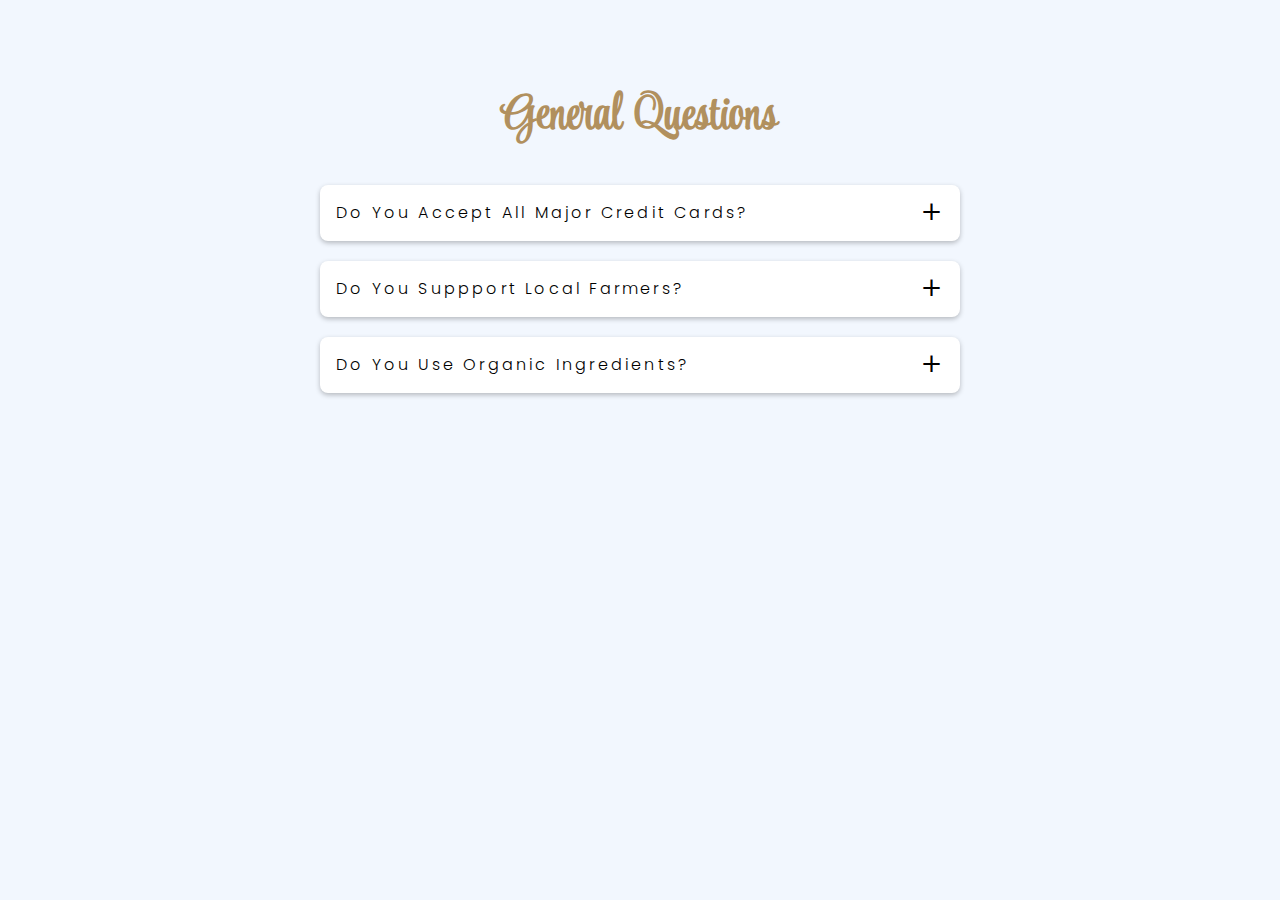
<file: Accordion/index.html>
<!DOCTYPE html>
<html lang="en">

<head>
    <meta charset="UTF-8">
    <meta name="viewport" content="width=device-width, initial-scale=1.0">
    <title>Accordion</title>
    <link rel="stylesheet" href="style.css">
    <script src="app.js" defer></script>
</head>

<body>
    <h1>General Questions</h1>
    <div class="accordion">
        <div class="accordion-item">
            <div class="accordion-item-header">
                Do You Accept All Major Credit Cards?
            </div>
            <div class="accordion-item-body">
                <div class="accordion-item-content">
                    Lorem ipsum dolor sit amet consectetur, adipisicing elit. Reiciendis inventore quam beatae suscipit
                    adipisci totam, laborum dolor incidunt consequuntur amet minima blanditiis nobis non corrupti aut
                    dolorum, aliquam corporis velit enim temporibus. Nemo totam tempora ipsam quaerat iusto consequatur
                    vero, asperiores ducimus quos impedit? Adipisci inventore perspiciatis quasi ipsa nobis?
                </div>
            </div>
        </div>
        <div class="accordion-item">
            <div class="accordion-item-header">
                Do You Suppport Local Farmers?
            </div>
            <div class="accordion-item-body">
                <div class="accordion-item-content">
                    Lorem ipsum dolor sit amet consectetur, adipisicing elit. Reiciendis inventore quam beatae suscipit
                    adipisci totam, laborum dolor incidunt consequuntur amet minima blanditiis nobis non corrupti aut
                    dolorum, aliquam corporis velit enim temporibus. Nemo totam tempora ipsam quaerat iusto consequatur
                    vero, asperiores ducimus quos impedit? Adipisci inventore perspiciatis quasi ipsa nobis?
                </div>
            </div>
        </div>
        <div class="accordion-item">
            <div class="accordion-item-header">
                Do You Use Organic Ingredients?
            </div>
            <div class="accordion-item-body">
                <div class="accordion-item-content">
                    Lorem ipsum dolor sit amet consectetur, adipisicing elit. Reiciendis inventore quam beatae suscipit
                    adipisci totam, laborum dolor incidunt consequuntur amet minima blanditiis nobis non corrupti aut
                    dolorum, aliquam corporis velit enim temporibus. Nemo totam tempora ipsam quaerat iusto consequatur
                    vero, asperiores ducimus quos impedit? Adipisci inventore perspiciatis quasi ipsa nobis?
                </div>
            </div>
        </div>
    </div>
</body>

</html>
</file>
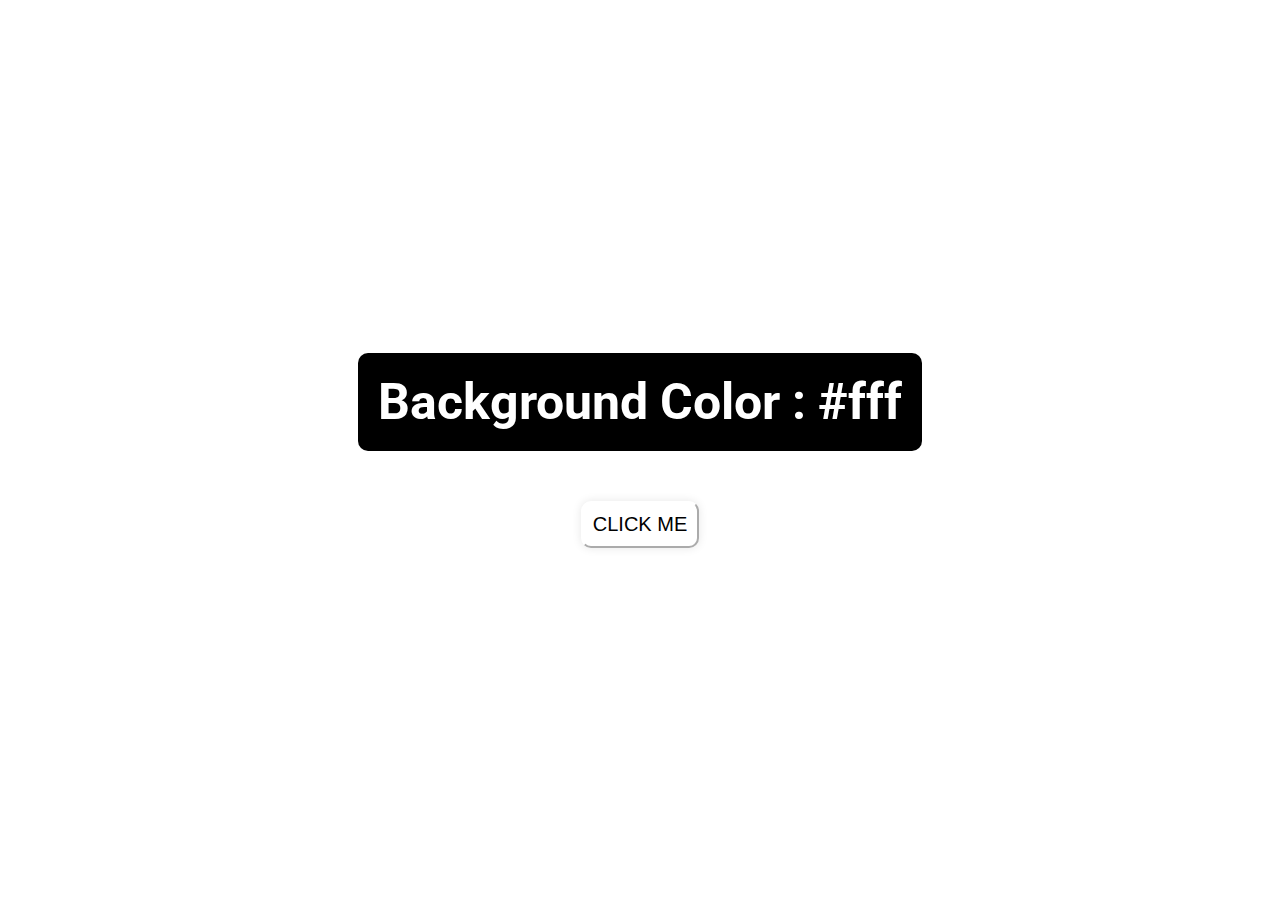
<file: Colour-Flipper/index.html>
<!DOCTYPE html>
<html lang="en">
<head>
    <meta charset="UTF-8">
    <meta name="viewport" content="width=device-width, initial-scale=1.0">
    <title>Color Flipper</title>
    <link rel="stylesheet" href="style.css">
</head>
<body>
    <div class="main">
        <div class="container">
            <h2>Background Color : <span class="color">#fff</span></h2>
            <button id="btn" onclick="colorFlipper()">Click Me</button>
        </div>
    </div>

    <script src="app.js"></script>
</body>
</html>
</file>
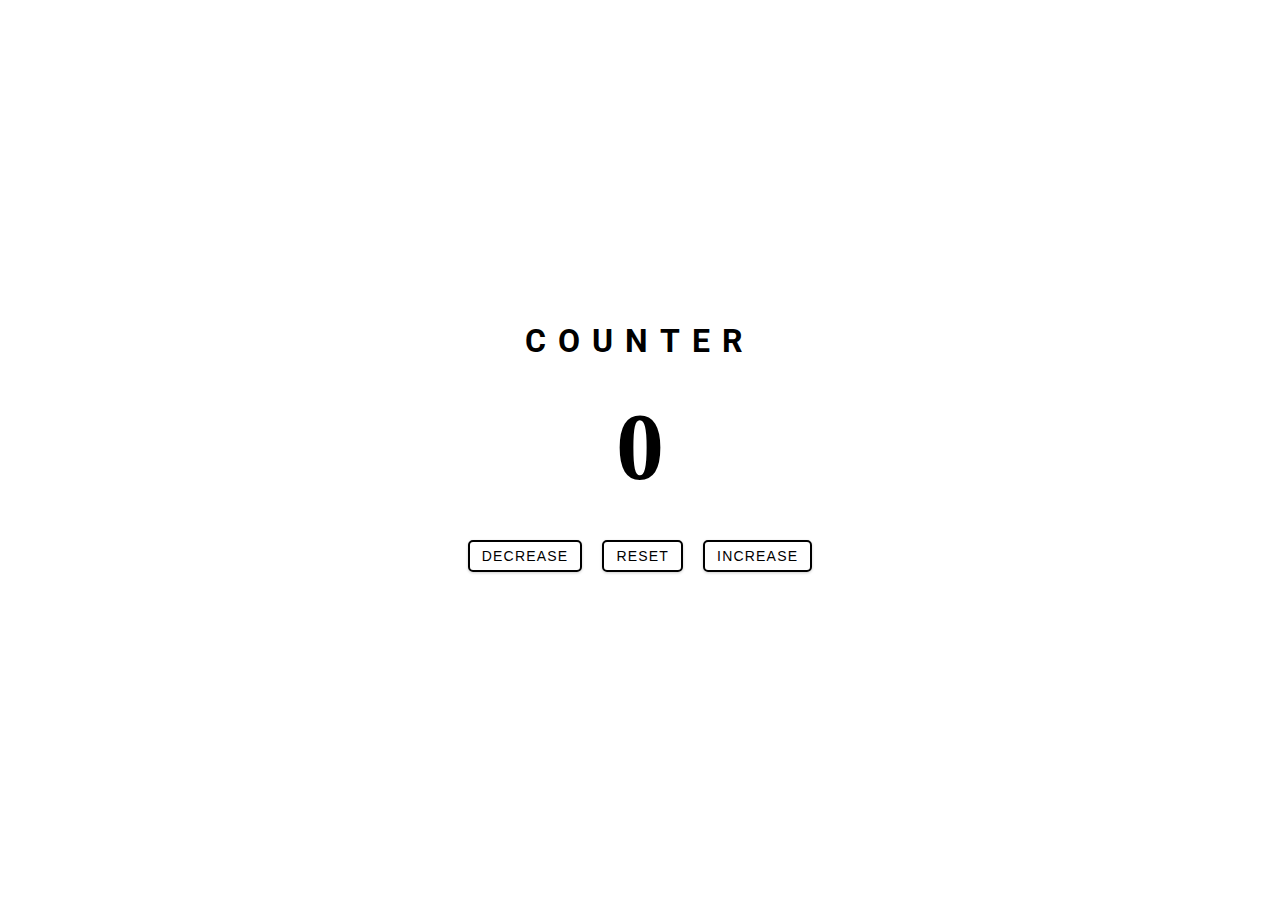
<file: Counter/index.html>
<!DOCTYPE html>
<html lang="en">
<head>
    <meta charset="UTF-8">
    <meta name="viewport" content="width=device-width, initial-scale=1.0">
    <title>Counter</title>
    <link rel="stylesheet" href="style.css">
</head>
<body>
<div class="main">
    <div class="container">
        <h1>counter</h1>
        <span id="value">0</span>
        <div class="button-container">
            <button class="btn decrease" onclick="decrement()">decrease</button>
            <button class="btn reset" onclick="resetValue()">reset</button>
            <button class="btn increase" onclick="increment()">increase</button>
        </div>
    </div>
</div>

<script src="app.js"></script>
</body>
</html>
</file>
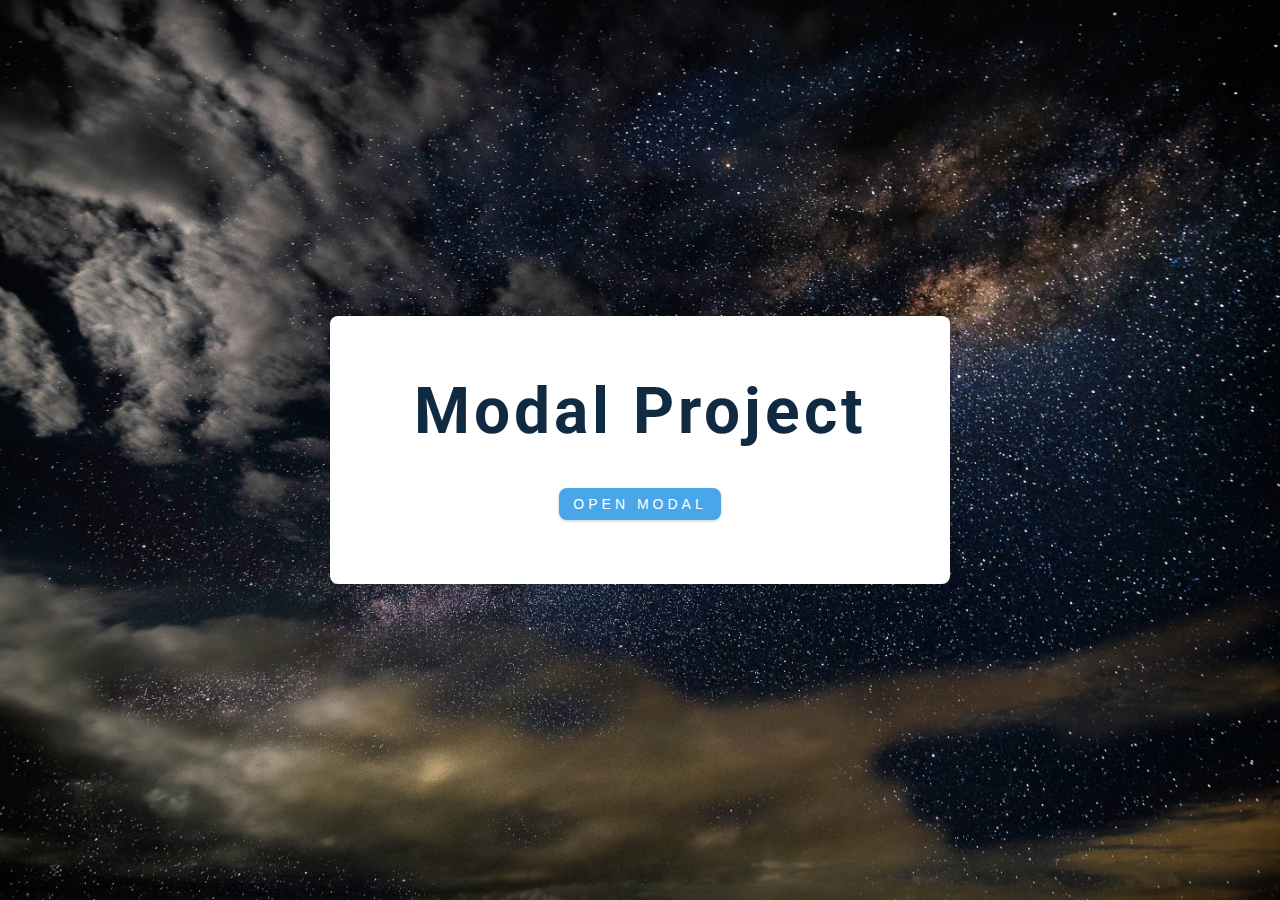
<file: Modal/index.html>
<!DOCTYPE html>
<html lang="en">

<head>
    <meta charset="UTF-8">
    <meta name="viewport" content="width=device-width, initial-scale=1.0">
    <title>Modal</title>
    <link rel="stylesheet" href="https://cdnjs.cloudflare.com/ajax/libs/font-awesome/5.14.0/css/all.min.css" />
    <link rel="stylesheet" href="style.css">
    <script src="app.js" defer></script>
</head>

<body>
    <header class="hero">
        <div class="banner">
            <h1>Modal Project</h1>
            <button class="btn modal-btn">
                open modal
            </button>
        </div>
    </header>

    <div class="modal-overlay">
        <div class="modal-container">
            <h4>Everybody should learn to program a computer because it teaches you how to think. ~ Steve Jobs</h4>
            <button class="close-btn"><i class="fas fa-times"></i></button>
        </div>
    </div>

</body>

</html>
</file>
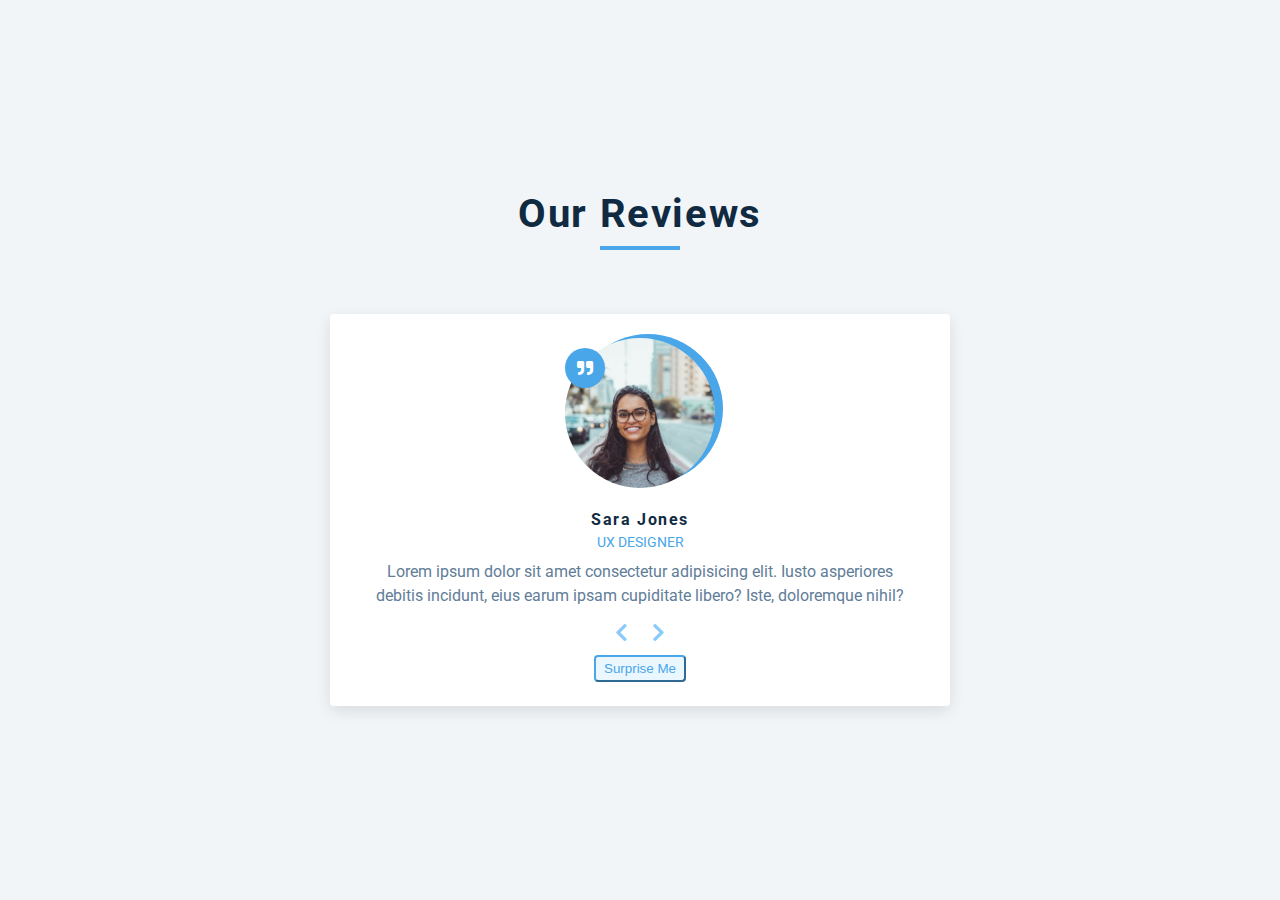
<file: Reviews-Site/index.html>
<!DOCTYPE html>
<html lang="en">

<head>
    <meta charset="UTF-8">
    <meta name="viewport" content="width=device-width, initial-scale=1.0">
    <title>Reviews</title>
    <link rel="stylesheet" href="https://cdnjs.cloudflare.com/ajax/libs/font-awesome/5.14.0/css/all.min.css" />
    <link rel="stylesheet" href="style.css">
</head>

<body>
    <main>
        <section class="container">
            <div class="title">
                <h2>our reviews</h2>
                <div class="underline"></div>
            </div>
            <article class="review">
                <div class="img-container">
                    <img src="./assets/person-1.jpeg" id="person-img" alt="" />
                </div>
                <h4 id="author">sara jones</h4>
                <p id="job">ux designer</p>
                <p id="info">
                    Lorem ipsum dolor sit amet consectetur adipisicing elit. Iusto
                    asperiores debitis incidunt, eius earum ipsam cupiditate libero?
                    Iste, doloremque nihil?
                </p>
                <div class="button-container">
                    <button class="prev-btn" onclick="prev()">
                        <i class="fas fa-chevron-left"></i>
                    </button>
                    <button class="next-btn" onclick="next()">
                        <i class="fas fa-chevron-right"></i>
                    </button>
                </div>
                <button class="random-btn" onclick="random()">surprise me</button>
            </article>
        </section>
    </main>

    <script src="app.js"></script>
</body>

</html>
</file>
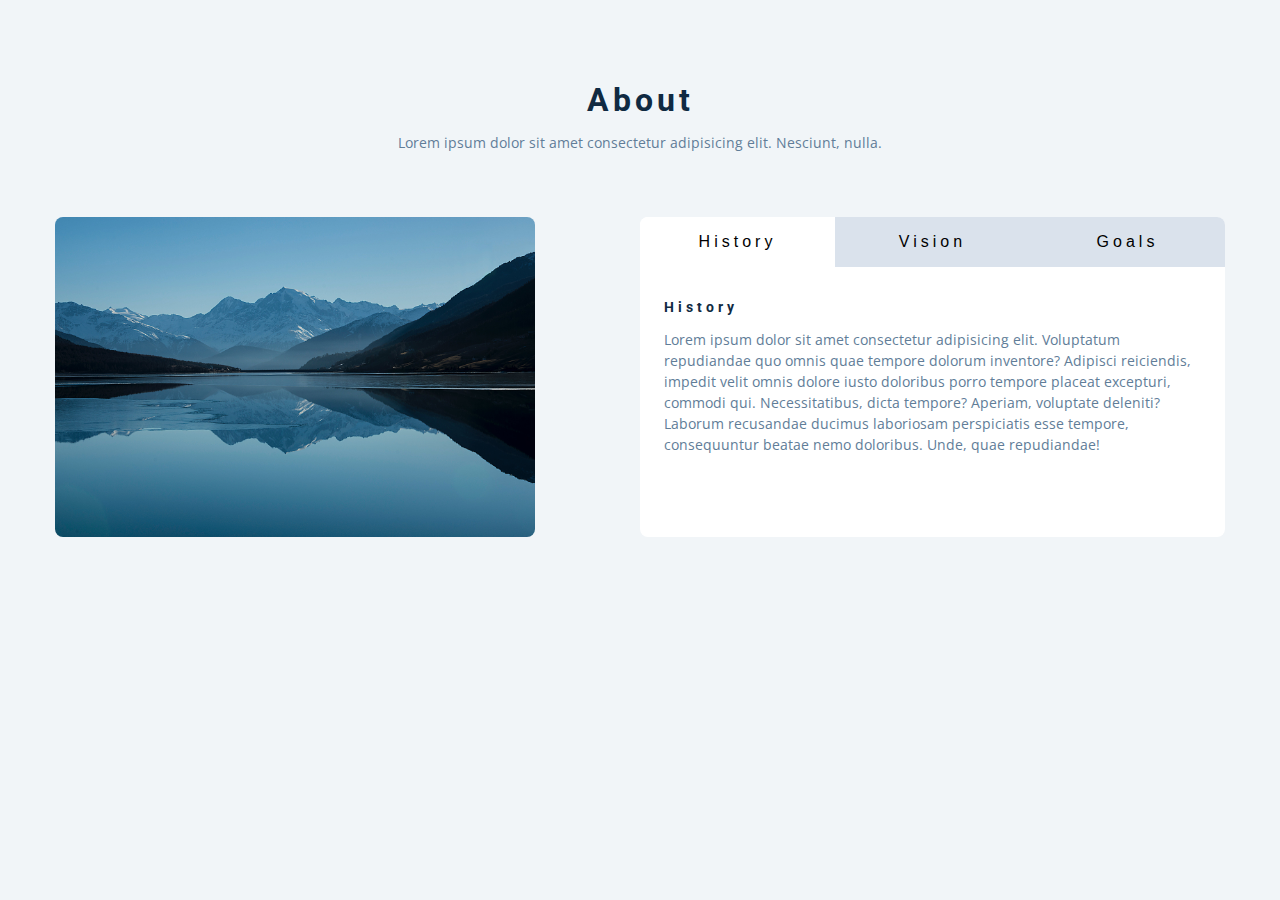
<file: Tabs-App/index.html>
<!DOCTYPE html>
<html lang="en">

<head>
    <meta charset="UTF-8">
    <meta name="viewport" content="width=device-width, initial-scale=1.0">
    <title>Tabs-App</title>
    <link rel="stylesheet" href="style.css">
    <script src="app.js" defer></script>
</head>

<body>
    <section class="section">
        <div class="title">
            <h2>about</h2>
            <p>
                Lorem ipsum dolor sit amet consectetur adipisicing elit. Nesciunt, nulla.
            </p>
        </div>
        <div class="about-center section-center">
            <article class="about-img">
                <img src="./image.jpg" alt="">
            </article>
            <div class="about">
                <div class="btn-container">
                    <button class="tab-btn active" data-id="history">history</button>
                    <button class="tab-btn" data-id="vision">vision</button>
                    <button class="tab-btn" data-id="goals">goals</button>
                </div>
                <article class="about-content">
                    <div class="content active" id="history">
                        <h4>history</h4>
                        <p>Lorem ipsum dolor sit amet consectetur adipisicing elit. Voluptatum repudiandae quo omnis
                            quae
                            tempore dolorum inventore? Adipisci reiciendis, impedit velit omnis dolore iusto doloribus
                            porro
                            tempore placeat excepturi, commodi qui. Necessitatibus, dicta tempore? Aperiam, voluptate
                            deleniti? Laborum recusandae ducimus laboriosam perspiciatis esse tempore, consequuntur
                            beatae
                            nemo doloribus. Unde, quae repudiandae!</p>
                    </div>
                    <div class="content" id="vision">
                        <h4>vision</h4>
                        <p>Lorem ipsum dolor sit amet consectetur adipisicing elit. Maiores earum vel quae. Nostrum
                            error
                            incidunt saepe molestiae, cumque consectetur laborum culpa minus ea eveniet laudantium
                            sapiente
                            quas dolore veritatis alias aspernatur suscipit vitae recusandae delectus odio
                            exercitationem
                            optio sequi quia! Asperiores eligendi velit totam quas provident libero. Illo, iusto
                            necessitatibus.</p>
                    </div>
                    <div class="content" id="goals">
                        <h4>goals</h4>
                        <p>Lorem ipsum dolor sit amet consectetur adipisicing elit. Fugiat, vel voluptas impedit
                            repellat
                            repudiandae qui sit similique amet, quod porro aspernatur perferendis dolorem iste adipisci
                            deserunt temporibus nobis! Molestias ea, temporibus iure iste maiores magni suscipit
                            exercitationem aut accusantium cupiditate voluptate id explicabo tempora at error aperiam,
                            quam
                            optio! Impedit!</p>
                    </div>
            </div>
            </article>
        </div>
    </section>
</body>

</html>
</file>
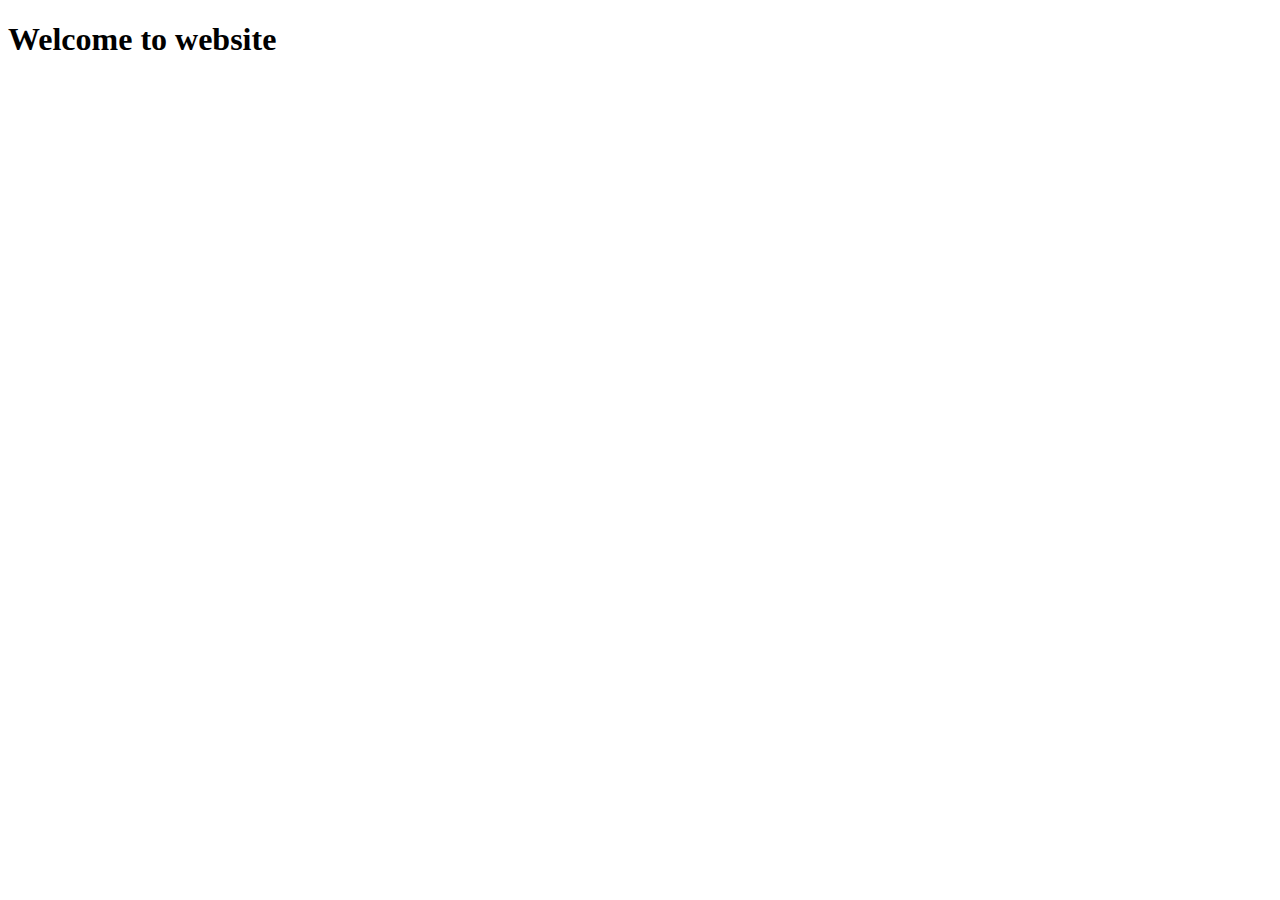
<file: Login-and-Signup-Form/homepage.html>
<!DOCTYPE html>
<html lang="en">
<head>
    <meta charset="UTF-8">
    <meta name="viewport" content="width=device-width, initial-scale=1.0">
    <title>Document</title>
</head>
<body>
    <h1>Welcome to website</h1>
</body>
</html>
</file>
<file: Accordion/style.css>
@import url('https://fonts.googleapis.com/css2?family=Poppins:wght@100;200;300;400;500;600;700;800;900&family=Style+Script&display=swap');

* {
    margin: 0;
    padding: 0;
    box-sizing: border-box;
}

body {
    background-color: #f2f7fe;
}

h1 {
    text-align: center;
    margin: 2rem 0;
    font-size: 3rem;
    font-family: 'Style Script', cursive;
    color: #b1905e;
    margin-top: 80px;
}

.accordion {
    width: 50%;
    max-width: 1000px;
    margin: 2rem auto;
}

.accordion-item {
    background-color: #fff;
    color: black;
    margin: 1rem 0;
    border-radius: 0.5rem;
    box-shadow: 0 2px 5px rgba(0, 0, 0, 0.25);
    margin-top: 20px;
}

.accordion-item-header {
    padding: 0.5rem 3rem 0.5rem 1rem;
    min-height: 3.5rem;
    line-height: 1.25rem;
    font-weight: bold;
    display: flex;
    align-items: center;
    position: relative;
    cursor: pointer;
    font-family: 'Poppins', sans-serif;
    font-weight: 300;
    letter-spacing: 0.2rem;
}

.accordion-item-header::after {
    content: '+';
    font-size: 2rem;
    position: absolute;
    right: 1rem;
}

.accordion-item-header.active::after {
    content: '-';
}

.accordion-item-body {
    max-height: 0;
    overflow: hidden;
    transition: max-height 0.2s ease-out;
}

.accordion-item-content {
    padding: 1rem;
    line-height: 1.5rem;
    font-family: 'Poppins', sans-serif;
}
</file>
<file: Colour-Flipper/style.css>
@import url("https://fonts.googleapis.com/css?family=Open+Sans|Roboto:400,700&display=swap");

* {
    margin: 0;
    padding: 0;
    box-sizing: border-box;
}

.main {
    width: 100vw;
    height: 100vh;
    display: flex;
    align-items: center;
    justify-content: center;
}

.container {
    display: flex;
    flex-direction: column;
    align-items: center;
    justify-content: center;
}

h2 {
    background-color: black;
    color: white;
    padding: 20px;
    font-size: 50px;
    border-radius: 10px;
    font-family: 'roboto', sans-serif;
}

#btn {
    margin-top: 50px;
    padding: 10px;
    font-size: 20px;
    border-radius: 10px;
    border-color: white;
    background-color: white;
    text-transform: uppercase;
    box-shadow: 0 0 10px rgba(0, 0, 0, 0.1);
}

#btn:hover {
    background-color: lightgrey;
}

@media screen and (max-width: 800px) {
    h2 {
        font-size: 25px;
    }

    #btn {
        font-size: 15px;
        margin-top: 40px;
    }
}
</file>
<file: Counter/style.css>
@import url("https://fonts.googleapis.com/css?family=Open+Sans|Roboto:400,700&display=swap");

* {
    margin: 0;
    padding: 0;
    box-sizing: border-box;
}

.main {
    height: 100vh;
    width: 100vw;
    display: flex;
    justify-content: center;
    align-items: center;
}


.container {
    display: flex;
    justify-content: center;
    align-items: center;
    flex-direction: column;
}

h1 {
    letter-spacing: 12px;
    text-transform: uppercase;
    line-height: 1.25;
    margin-bottom: 30px;
    font-family: 'Roboto', sans-serif;
}


#value {
    font-size: 96px;
    font-weight: bold;
}

.button-container {
    margin-top: 30px;
}

.btn {
    text-transform: uppercase;
    background: transparent;
    color: black;
    padding: 0.375rem 0.75rem;
    letter-spacing: 1.2px;
    display: inline-block;
    transition: 0.3s ;
    font-size: 0.875rem;
    border: 2px solid black;
    cursor: pointer;
    box-shadow: 0 1px 3px rgba(0, 0, 0, 0.2);
    border-radius: 5px;
    margin: 0.5rem;
}

.btn:hover {
    color: white;
    background: black;
}
</file>
<file: Modal/style.css>
@import url("https://fonts.googleapis.com/css?family=Open+Sans|Roboto:400,700&display=swap");

* {
    margin: 0;
    padding: 0;
    box-sizing: border-box;
}

body {
    font-family: "Open Sans", sans-serif;
    background: #f1f5f8;
    color: #102a42;
    line-height: 1.5;
    font-size: 0.875rem;
}

h1 {
    letter-spacing: 0.25rem;
    text-transform: capitalize;
    line-height: 1.25;
    margin-bottom: 0.75rem;
    font-family: "Roboto", sans-serif;
}

h1 {
    font-size: 3rem;
}

.btn {
    text-transform: uppercase;
    background: transparent;
    color: #222;
    padding: 0.375rem 0.75rem;
    letter-spacing: 0.25rem;
    display: inline-block;
    transition: all 0.3s linear;
    font-size: 0.875rem;
    border: 2px solid #222;
    cursor: pointer;
    box-shadow: 0 1px 3px rgba(0, 0, 0, 0.2);
    border-radius: 0.5rem;
}

.btn:hover {
    color: #fff;
    background: #222;
}

.hero {
    min-height: 100vh;
    background: url("./hero-img.jpg") center/cover no-repeat;
    display: grid;
    place-items: center;
}

.banner {
    background: #fff;
    padding: 4rem 0;
    border-radius: 0.5rem;
    box-shadow: 0 5px 15px rgba(0, 0, 0, 0.1);
    text-align: center;
    width: 90vw;
    max-width: 620px;
}

.modal-btn {
    margin-top: 2rem;
    background: #49a6e9;
    border-color: #49a6e9;
    color: #fff;
}

.modal-btn:hover {
    background: transparent;
    color: #49a6e9;
}

.modal-overlay {
    position: fixed;
    top: 0;
    left: 0;
    width: 100%;
    height: 100%;
    background: rgba(73, 166, 233, 0.5);
    display: grid;
    place-items: center;
    transition: all 0.3s linear;
    visibility: hidden;
    z-index: -10;
}

/* OPEN/CLOSE MODAL */
.open-modal {
    visibility: visible;
    z-index: 10;
}

.modal-container {
    background: #fff;
    border-radius: 0.5rem;
    width: 90vw;
    height: 30vh;
    max-width: 620px;
    text-align: center;
    display: grid;
    place-items: center;
    position: relative;
}

.close-btn {
    position: absolute;
    top: 1rem;
    right: 1rem;
    font-size: 2rem;
    background: transparent;
    border-color: transparent;
    color: #bb2525;
    cursor: pointer;
    transition: all 0.3s linear;
}

.close-btn:hover {
    color: #e66b6b;
    transform: scale(1.3);
}



@media screen and (min-width: 800px) {
    h1 {
        font-size: 4rem;
    }

    body {
        font-size: 1rem;
    }

    h1{
        line-height: 1;
    }
}
</file>
<file: Reviews-Site/style.css>
@import url("https://fonts.googleapis.com/css?family=Open+Sans|Roboto:400,700&display=swap");

* {
    margin: 0;
    padding: 0;
    box-sizing: border-box;
}

body {
    font-family: 'Roboto', sans-serif;
    background: #f1f5f8;
    color: #102a42;
    line-height: 1.5;
    font-size: 0.875rem;
}

h2,
h4 {
    letter-spacing: 0.1rem;
    text-transform: capitalize;
    line-height: 1.25;
    margin-bottom: 0.75rem;
    font-family: 'Roboto', sans-serif;
}

h2 {
    font-size: 2rem;
}

h4 {
    font-size: 0.875rem;
}

p {
    margin-bottom: 1.25rem;
    color: #617d98;
}

.section {
    padding: 5rem 0;
}

main {
    min-height: 100vh;
    display: grid;
    place-items: center;
}

.title {
    text-align: center;
    margin-bottom: 4rem;
}

.underline {
    height: 0.25rem;
    width: 5rem;
    background: #49a6e9;
    margin-left: auto;
    margin-right: auto;
}

.container {
    width: 80vw;
    max-width: 620px;
}

.review {
    background: #fff;
    padding: 1.5rem 2rem;
    border-radius: 0.25rem;
    box-shadow: 0 5px 15px rgba(0, 0, 0, 0.1);
    transition: all 0.3s linear;
    text-align: center;
}

.review:hover {
    box-shadow: 0 5px 15px rgba(0, 0, 0, 0.2);
}

.img-container {
    position: relative;
    width: 150px;
    height: 150px;
    border-radius: 50%;
    margin: 0 auto;
    margin-bottom: 1.5rem;
}

#person-img {
    width: 100%;
    display: block;
    height: 100%;
    object-fit: cover;
    border-radius: 50%;
    position: relative;
}

.img-container::after {
    font-family: "Font Awesome 5 Free";
    font-weight: 900;
    content: "\f10e";
    position: absolute;
    top: 0;
    left: 0;
    width: 2.5rem;
    height: 2.5rem;
    display: grid;
    place-items: center;
    border-radius: 50%;
    transform: translateY(25%);
    background: #49a6e9;
    color: #fff;
}

.img-container::before {
    content: "";
    width: 100%;
    height: 100%;
    background: #49a6e9;
    position: absolute;
    top: -0.25rem;
    right: -0.5rem;
    border-radius: 50%;
}

#author {
    margin-bottom: 0.25rem;
}

#job {
    margin-bottom: 0.5rem;
    text-transform: uppercase;
    color: #49a6e9;
    font-size: 0.85rem;
}

#info {
    margin-bottom: 0.75rem;
}

.prev-btn,
.next-btn {
    color: #8bcbf9;
    font-size: 1.25rem;
    background: transparent;
    border-color: transparent;
    margin: 0 0.5rem;
    transition: all 0.3s linear;
    cursor: pointer;
}

.prev-btn:hover,
.next-btn:hover {
    color: #49a6e9;
}

.random-btn {
    margin-top: 0.5rem;
    background: #ebf7ff;
    color: #49a6e9;
    padding: 0.25rem 0.5rem;
    text-transform: capitalize;
    border-radius: 0.25rem;
    transition: all 0.3s linear;
    border-color: #49a6e9;
    cursor: pointer;
}

.random-btn:hover {
    background: #49a6e9;
    color: #063251;
}

@media screen and (min-width: 800px) {
    h2 {
        font-size: 2.5rem;
    }

    h4 {
        font-size: 1rem;
    }

    body {
        font-size: 1rem;
    }

    h2,
    h4 {
        line-height: 1;
    }
}

@media screen and (min-width: 992px) {
    main {
        min-height: 100vh;
        display: grid;
        place-items: center;
    }
}
</file>
<file: Tabs-App/style.css>
@import url("https://fonts.googleapis.com/css?family=Open+Sans|Roboto:400,700&display=swap");

* {
    margin: 0;
    padding: 0;
    box-sizing: border-box;
}

body {
    font-family: "Open Sans", sans-serif;
    background: #f1f5f8;
    color: #102a42;
    line-height: 1.5;
    font-size: 0.875rem;
}

img {
    display: block;
    width: 100%;
}

h2,
h4 {
    letter-spacing: 0.25rem;
    text-transform: capitalize;
    line-height: 1.25;
    margin-bottom: 0.75rem;
    font-family: "Roboto", sans-serif;
}

h2 {
    font-size: 2rem;
}

h4 {
    font-size: 0.875rem;
}

p {
    margin-bottom: 1.25rem;
    color: #617d98;
}

.section {
    padding: 5rem 0;
}

.section-center {
    width: 100vw;
    margin: 0 auto;
    max-width: 1170px;
    display: flex;
    justify-content: space-between;
}

.title {
    text-align: center;
    margin-bottom: 4rem;
}

.title p {
    width: 80%;
    margin: 0 auto;
}

.about-img {
    margin-bottom: 2rem;
}

.about-img img {
    border-radius: 0.5rem;
    object-fit: cover;
    height: 20rem;
}

.about {
    background: #fff;
    border-radius: 0.5rem;
    display: grid;
    grid-template-rows: auto 1fr;
    width: 50%;
    height: 20rem;
}

.btn-container {
    border-top-left-radius: 0.5rem;
    border-top-right-radius: 0.5rem;
    display: grid;
    grid-template-columns: 1fr 1fr 1fr;
}

.tab-btn:nth-child(1) {
    border-top-left-radius: 0.5rem;
}

.tab-btn:nth-child(3) {
    border-top-right-radius: 0.5rem;
}

.tab-btn {
    padding: 1rem 0;
    border: none;
    text-transform: capitalize;
    font-size: 1rem;
    display: block;
    background: #dae2ec;
    cursor: pointer;
    transition: all 0.3s ease-in-out;
    letter-spacing: 0.25rem;
}

.tab-btn:hover:not(.active) {
    background: #f1f5f8;
    color: #617d98;
}

.about-content {
    border-bottom-left-radius: 0.5rem;
    border-bottom-right-radius: 0.5rem;
    padding: 2rem 1.5rem;
}

.content {
    display: none;
}

.tab-btn.active {
    background: #fff;
}

.content.active {
    display: block;
}
</file>
